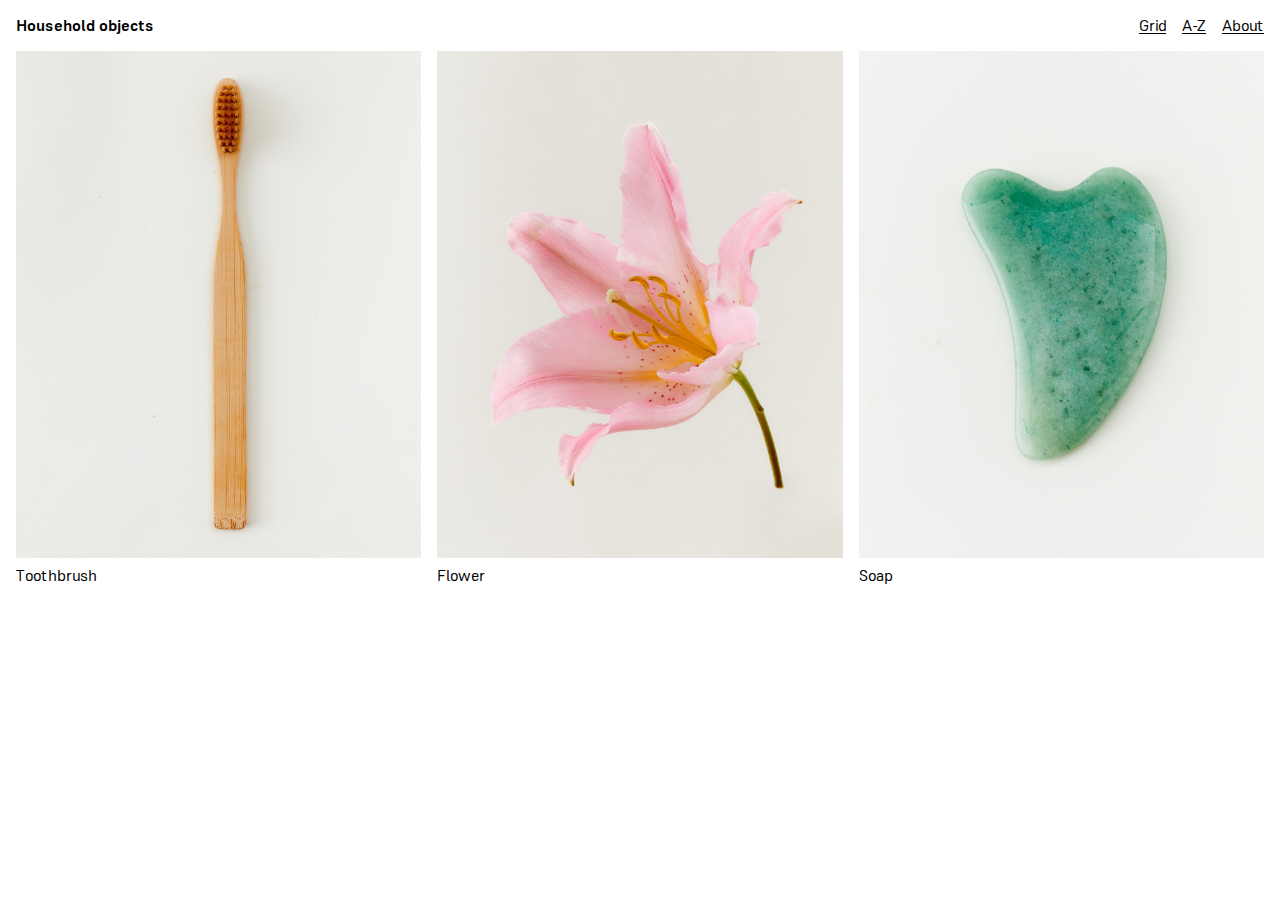
<file: experimental-design/00-experimental-slider/index.html>
<!DOCTYPE html>
<html>

<head>
    <meta charset="utf-8" />
    <meta name="viewport" content="width=device-width, initial-scale=1" />
    <title>Household objects</title>
    <link rel="stylesheet" href="css/style.css" />
</head>

<body>
    <header>
        <h1>Household objects</h1>
        <nav>
            <a href="#">Grid</a>
            <a href="#">A-Z</a>
            <a href="#">About</a>
        </nav>
    </header>

    <section class="carousel">
        <div>
            <figure>
                <img src="img/photo1.jpg" alt="a Toothbrush" />

                <figcaption>Toothbrush</figcaption>
            </figure>
        </div>

        <div>
            <figure>
                <img src="img/photo2.jpg" alt="a flower" />

                <figcaption>Flower</figcaption>
            </figure>
        </div>

        <div>
            <figure>
                <img src="img/photo3.jpg" alt="an opal" />

                <figcaption>Soap</figcaption>
            </figure>
        </div>

        <div>
            <figure>
                <img src="img/photo4.jpg" alt="eggs" />

                <figcaption>Carton of eggs</figcaption>
            </figure>
        </div>

        <div>
            <figure>
                <img src="img/photo5.jpg" alt="a basketball" />

                <figcaption>Basketball</figcaption>
            </figure>
        </div>

        <div>
            <figure>
                <img src="img/photo6.jpg" alt="a teddy bear" />

                <figcaption>Teddy bear</figcaption>
            </figure>
        </div>
    </section>

    <script src="js/slides.js"></script>
</body>

</html>
</file>
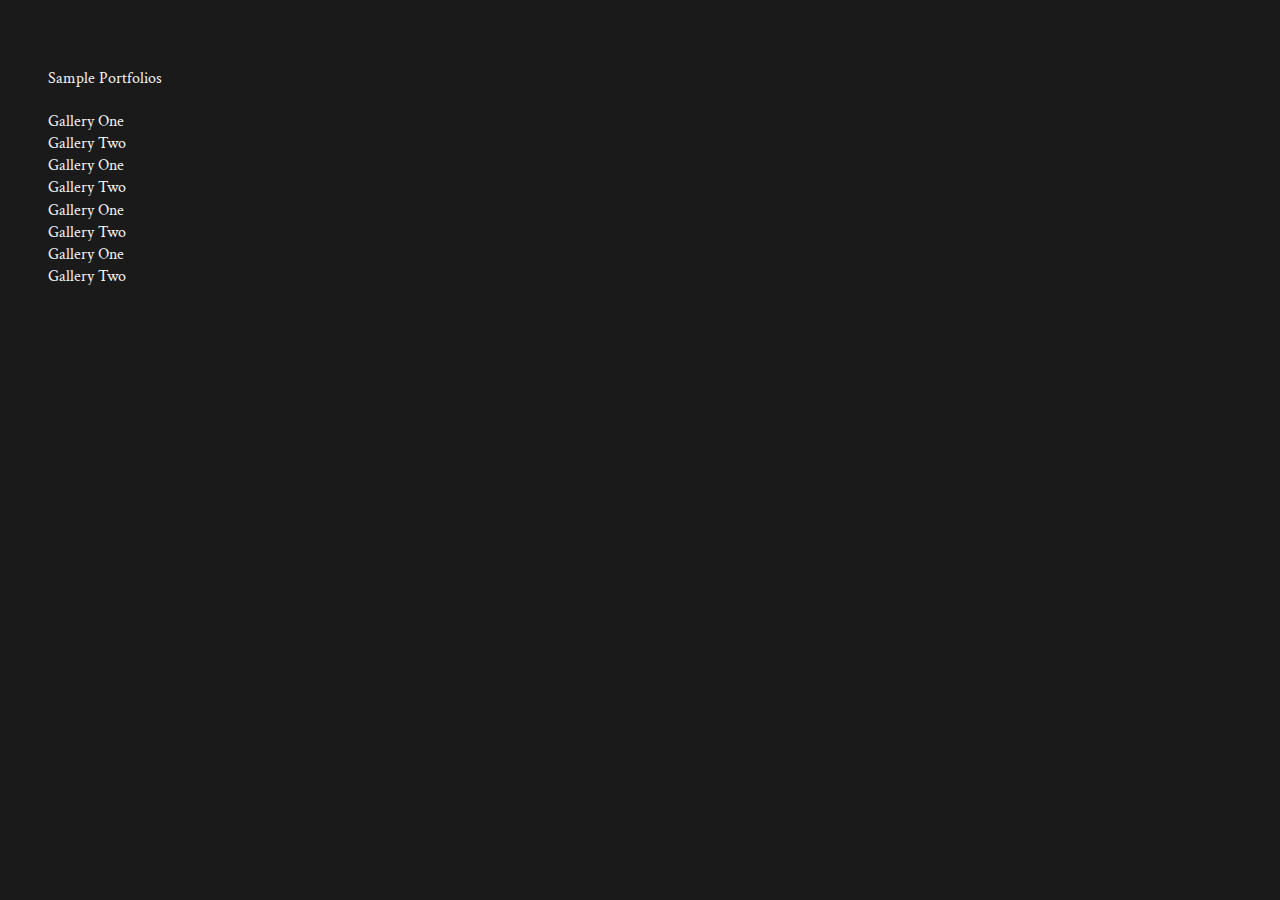
<file: minimalistic-design/01-minimal-pattison/index.html>
<!DOCTYPE html>
<html lang="en">

<head>
    <meta charset="utf-8">
    <meta http-equiv="X-UA-Compatible" content="IE=edge">
    <title>Portfolio Sample</title>
    <meta name="description" content="Portfolio Sample Made from Scratch, Web Design, Roger, JavaScript">
    <meta name="viewport" content="width=device-width, initial-scale=1">
    <link rel="stylesheet" href="css/style.css">
</head>

<body>
    <nav class="nav">
        <p>Sample Portfolios</p>
        <!-- <button class="nav-btn">Pause</button> -->
        <ul class="u-list">
            <li class="open-btn" data-filter="fg" id="nav-btn">Gallery One
                <img src="img/image1.jpeg" class="list-img" alt="Model with t-shirt">
            </li>
            <li class="open-btn" data-filter="sg" id="nav-btn">Gallery Two
                <img src="img/image2.jpeg" class="list-img" alt="Model with cardigan">
            </li>
            <li class="open-btn" data-filter="fg" id="nav-btn">Gallery One
                <img src="img/image4.jpeg" class="list-img" alt="Model with t-shirt">
            </li>
            <li class="open-btn" data-filter="sg" id="nav-btn">Gallery Two
                <img src="img/image3.jpeg" class="list-img" alt="Model with cardigan">
            </li>
            <li class="open-btn" data-filter="fg" id="nav-btn">Gallery One
                <img src="img/image6.jpeg" class="list-img" alt="Model with t-shirt">
            </li>
            <li class="open-btn" data-filter="sg" id="nav-btn">Gallery Two
                <img src="img/image7.jpeg" class="list-img" alt="Model with cardigan">
            </li>
            <li class="open-btn" data-filter="fg" id="nav-btn">Gallery One
                <img src="img/image12.jpeg" class="list-img" alt="Model with t-shirt">
            </li>
            <li class="open-btn" data-filter="sg" id="nav-btn">Gallery Two
                <img src="img/image10.jpeg" class="list-img" alt="Model with cardigan">
            </li>

        </ul>
    </nav>

    <main class="overlay">
        <nav class="overlay-nav">
            <button class="close-btn">Home</button>
            <div class="dropdown">
                <button class="btn">All Galleries</button>
                <div class="dropdown-menu">
                    <li class="open-btn" data-filter="fg">Gallery One
                        <img src="img/image1.jpeg" class="list-img" alt="Model with t-shirt">
                    </li>

                    <li class="open-btn" data-filter="sg">Gallery Two
                        <img src="img/image2.jpeg" class="list-img" alt="Model with cardigan">
                    </li>
                </div>
            </div>
            <p class="p-gal">Gallery One</p>
            <p class="counter">01 | 6</p>
        </nav>

        <div class="overlay-d" class="fg" id="first">
            <img src="img/image1.jpeg" data-filter="fg" class="fg-img" alt="model with a white t-shirt">
            <img src="img/image3.jpeg" data-filter="fg" class="fg-img" alt="female model with a pink t-shirt">
            <img src="img/image5.jpeg" data-filter="fg" class="fg-img" alt="a model with a bmx bike">
            <img src="img/image6.jpeg" data-filter="fg" class="fg-img" alt="a model with glasses">
        </div>

        <div class="overlay-d" class="sg" id="second">
            <img src="img/image2.jpeg" class="sg-img" alt="Model with cardigan">
            <img src="img/image8.jpeg" data-filter="sg" class="sg-img" alt="model with shades">
            <img src="img/image9.jpeg" data-filter="sg" class="sg-img" alt="female model with t-shirt">
            <img src="img/image10.jpeg" data-filter="sg" class="sg-img" alt="model with hat">
            <img src="img/image11.jpeg" data-filter="sg" class="sg-img" alt="a couple laughing">
            <img src="img/image12.jpeg" data-filter="sg" class="sg-img" alt="white t-shirt">
        </div>

        <div class="prev btn"></div>
        <div class="next btn"></div>
    </main>

    <!-- <canvas></canvas> -->
    <!-- <script src="js/background.js"></script> -->
    <script src="js/carousel.js"></script>
</body>

</html>
</file>
<file: experimental-design/00-experimental-slider/css/style.css>
* {
    box-sizing: border-box;
    margin: 0;
}

@font-face {
    font-family: 'Supreme';
    src: url(../assets/Supreme-Variable.ttf);
}

html {
    font-size: 16px;
    font-family: 'Supreme', Arial, Helvetica, sans-serif;
    line-height: 1.2;
}

header {
    padding: 1rem 1rem 0 1rem;
    display: flex;
    align-items: center;
    justify-content: space-between;
}

h1 {
    font-size: 1rem;
    font-weight: 400;
    font-variation-settings: 'wght' 700;
}

nav {
    display: flex;
    gap: 1rem;
}

nav a {
    color: currentColor;
    text-underline-offset: 2px;
}

section {
    display: grid;
    grid-template-columns: 1fr 1fr 1fr 0fr 0fr 0fr;
    gap: 0;
    width: 100%;
    cursor: e-resize;
    padding: 1rem 0.5rem;
    transition: grid-template-columns 0.4s;
}

section div {
    overflow: hidden;
    opacity: 1;
    transition: opacity 0.4s;
}

section div.hide {
    opacity: 0;
}

img {
    max-width: 100%;
    aspect-ratio: 4 / 5;
    object-fit: cover;
}

figure {
    width: 100%;
    padding: 0 0.5rem;
}

figcaption {
    max-width: 10rem;
    margin: 0.25rem 0 0 0;
}

@media screen and (max-width: 800px) {
    section {
        grid-template-columns: 0.5fr 1fr 0fr 0fr 0fr 0fr;
    }
}
</file>
<file: minimalistic-design/01-minimal-pattison/css/style.css>
@import url('https://fonts.googleapis.com/css2?family=Crimson+Text:wght@400;600&display=swap');

*,
*:before,
*:after {
    box-sizing: inherit;
    margin: 0;
    padding: 0;
    box-sizing: border-box;
}

/*** General Settings *************/
html,
body {
    height: 100%;
    font-size: calc(12px + 0.3vmax);
    height: 100%;
    background-color: #1a1a1a;
}

canvas {
    position: relative;
}

body {
    font-family: 'Crimson Text', serif;
    line-height: 1.4;
}

li {
    list-style-type: none;
}

li:hover {
    cursor: pointer;
}

p {
    margin: 1.3em 0;
}

ul {
    list-style-type: none;
}

h1,
h2 {
    text-wrap: balance;
}

:root {
    --primary-txt-color: whitesmoke;
    --component-padding: 0.8rem;
    --overlay-txt-color: #333;
}

/* Index Nav Styling ***************************/
nav.nav {
    color: var(--primary-txt-color);
    padding: 3rem;
    position: absolute;
    top: 0;
    left: 0;
    width: 100%;
    height: 100%;
    z-index: 1;
}

button.nav-btn {
    outline: none;
    border: 0;
    color: var(--primary-txt-color);
    background-color: transparent;
    font-size: 1rem;
    font-family: 'Crimson Text', serif;
}

button.nav-btn:hover {
    cursor: pointer;
}

ul.u-list {
    display: flex;
    flex-direction: column;
}

li#nav-btn {
    max-width: 10%;
}

/* List image style ****************************/
img.list-img {
    opacity: 0;
    visibility: 0;
    position: fixed;
    top: 50%;
    left: 50%;
    transform: translate(-50%, -50%);
    width: 60vw;
    height: 60vh;
    object-fit: contain;
    pointer-events: none;
}

ul>li:hover {
    cursor: pointer;
}

li#nav-btn:hover>img {
    opacity: 1;
    z-index: -1;
    background-color: #1a1a1a;
    position: absolute;
    bottom: 0;
}

/* Main overlay **************************************/
main.overlay {
    position: absolute;
    background-color: var(--primary-txt-color);
    width: 100vw;
    height: 100vh;
    z-index: 0;
    opacity: 0;
    pointer-events: none;
}

main.overlay.active {
    opacity: 1;
    z-index: 2;
    pointer-events: all;
}

div.overlay-d {
    position: relative;
    top: 50%;
    left: 50%;
    transform: translate(-50%, -50%);
    width: 60vw;
    height: 60vh;
    z-index: 0;
    opacity: 0;
    display: none;
    /* Avoiding stacking containers*/
}

div.overlay-d.active {
    opacity: 1;
    display: block;
}

main.overlay img.fg-img,
main.overlay img.sg-img {
    object-fit: contain;
    position: absolute;
    width: 100%;
    height: 100%;
    opacity: 0;
}

div.overlay-d img:nth-child(1) {
    z-index: 1;
    opacity: 1;
}

/* Overlay nav *****************************/
main.overlay nav {
    color: var(--overlay-txt-color);
    padding: var(--component-padding);
    position: absolute;
    top: 0;
    left: 0;
    width: 100%;
    display: flex;
    align-items: center;
    font-size: 1rem;
}

main.overlay nav button {
    outline: none;
    border: 0;
    color: #333;
    background-color: var(--primary-txt-color);
    padding: 0.7rem 1rem 0.7rem 1rem;
    font-size: 1rem;
    font-family: 'Crimson Text', serif;
}

main.overlay nav button:hover {
    cursor: pointer;
}

p.p-gal {
    margin-right: 1rem;
}

/************************** Drop down menu Styling *********/
div.dropdown {
    position: relative;
}

.dropdown-menu {
    display: none;
    position: absolute;
    top: 0;
    left: 0;
    background-color: var(--primary-txt-color);
    min-width: 300px;
}

/* Links inside the dropdown */
div.dropdown-menu li {
    padding: 0.3rem 0.4rem;
    font-size: 0.9rem;
}

div.dropdown-menu li:hover {
    color: lightgray;
}

.dropdown:hover .dropdown-menu {
    display: block;
}

.dropdown-menu:hover {
    z-index: 1;
}

/************************ Next and previous buttons */
div.btn {
    background-color: transparent;
    cursor: pointer;
}

div.btn:focus {
    outline: none;
}

div.prev {
    position: absolute;
    bottom: 0;
    left: 0;
    height: 90%;
    width: 50%;
}

div.next {
    position: absolute;
    bottom: 0;
    right: 0;
    height: 90%;
    width: 50%;
}
</file>
